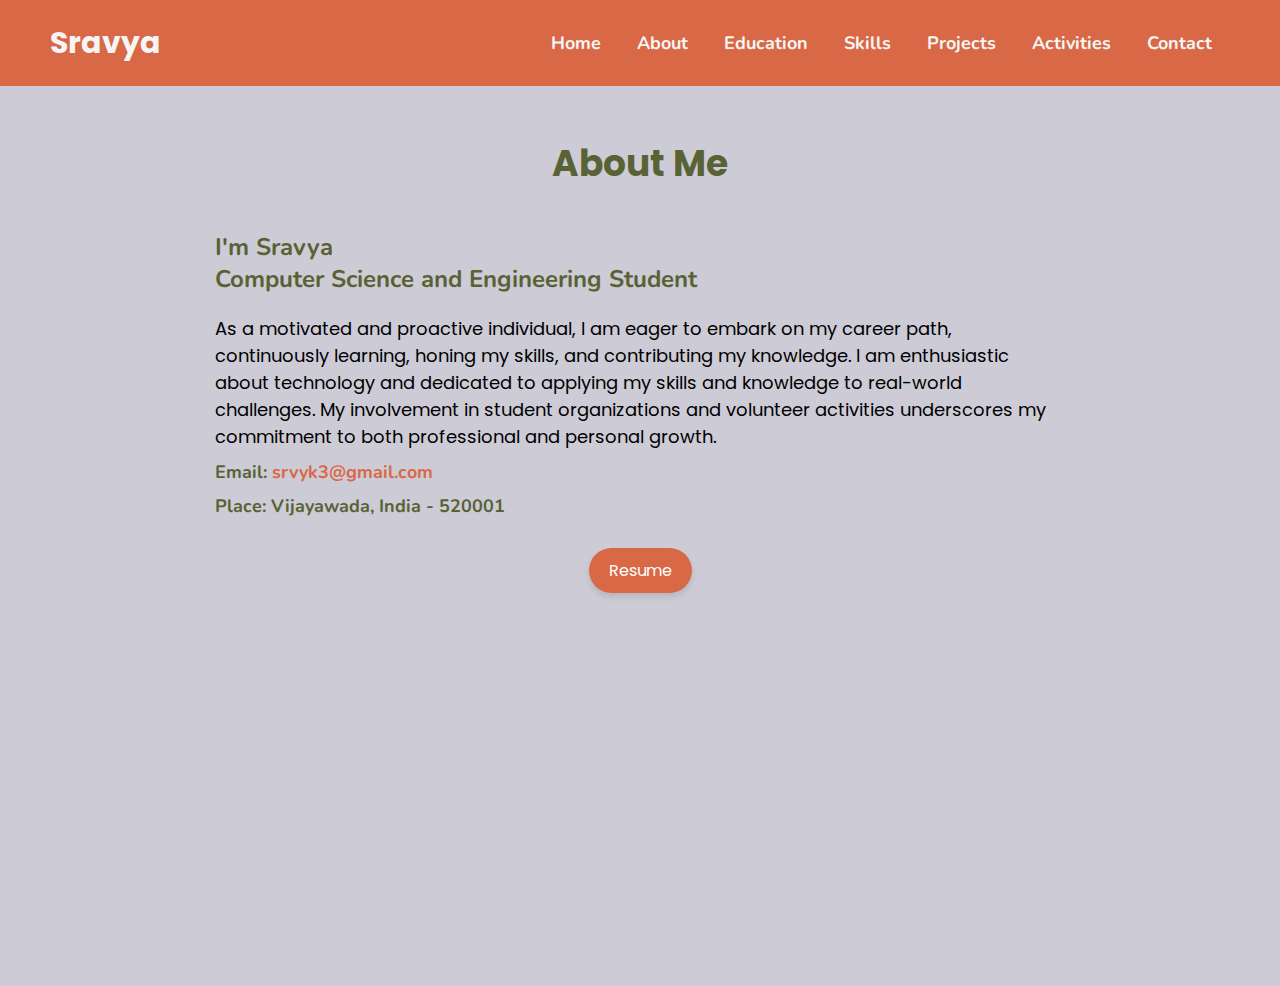
<file: about.html>
<!DOCTYPE html>
<html lang="en">
<head>
    <meta charset="UTF-8">
    <meta name="viewport" content="width=device-width, initial-scale=1.0">
    <title>Sravya | About Me</title>
    <link rel="stylesheet" href="stylesheet.css">
    <style>
        @import url('https://fonts.googleapis.com/css2?family=Nunito:ital,wght@0,300;0,400;0,600;0,700;1,300;1,400&display=swap');
        @import url("https://fonts.googleapis.com/css2?family=Poppins:wght@400;600;700&display=swap");

        * {
            margin: 0;
            padding: 0;
            box-sizing: border-box;
        }

        body {
            font-family: 'Poppins', sans-serif;
            background-color: #596235;
        }

        .about {
            display: flex;
            flex-direction: column; 
            justify-content: center;
            align-items: center;
            min-height: 80vh;
            padding: 50px;
            background-color: #cdcbd6;
            gap: 20px; 
            height: 100vh;
        }

        .about .content {
            display: flex;
            text-align: left;
            max-width: 850px;
            color: #777;
            flex: 1; 
        }
        .about h1 {
            font-size: 36px;
            margin-bottom: 20px;
            color: #596235;
        }

        .about h2 {
            font-size: 24px;
            margin-bottom: 20px;
            font-family: 'Nunito', serif;
            font-weight: bold; 
            color: #596235;
        }
        .about p {
            font-size: 18px;
            margin-bottom: 10px;
            color: black;
        }
        .about p.email-place {
            color: #596235;
            font-weight: bold;
            font-family: 'Nunito', serif;
        }
        .about p a {
            color: #d96846; 
        }
        .about a {
            color: #d96846;
            text-decoration: none;
        }
        .about a:hover {
            text-decoration: underline;
        }
        .about .resume-btn {
            display: inline-block;
            padding: 10px 20px;
            background-color: #d96846;
            color: #fff;
            text-decoration: none;
            border-radius: 25px;
            box-shadow: 0 4px 6px rgba(0, 0, 0, 0.1);
            margin-top: 20px;
        }
        .about .resume-btn:hover {
            background-color: #c75639;
            text-decoration: none;
            transform: scale(1.1);
        }

        /* Media Queries for mobile responsiveness */
        @media only screen and (max-width: 768px) {
            .about {
                padding: 30px 20px;
            }
            .about .content {
                flex-direction: column;
                text-align: center;
            }
            .about h1 {
                font-size: 28px;
            }
            .about h2 {
                font-size: 20px;
            }
            .about p {
                font-size: 16px;
            }
            .about .resume-btn {
                padding: 8px 16px;
                font-size: 14px;
            }
        }

        @media only screen and (max-width: 600px) {
            .about {
                padding: 20px 10px;
            }
            .about h1 {
                font-size: 24px;
            }
            .about h2 {
                font-size: 18px;
            }
            .about p {
                font-size: 14px;
            }
            .about .resume-btn {
                padding: 6px 12px;
                font-size: 12px;
            }
        }
    </style>
</head>
<body>
    <header>
        <div class="logo">Sravya</div>
        <nav>
            <ul>
                <li><a href="index.html">Home</a></li>
                <li><a href="about.html">About</a></li>
                <li><a href="education.html">Education</a></li>
                <li><a href="skills.html">Skills</a></li>
                <li><a href="projects.html">Projects</a></li>
                <li><a href="activities.html">Activities</a></li>
                <li><a href="contact.html">Contact</a></li>
            </ul>
        </nav>
    </header>
    <div class="about">
        <h1>About Me</h1>
        <div class="content">
            <div class="text-container">
                <h2>I'm Sravya <br>Computer Science and Engineering Student</h2>
                <p>As a motivated and proactive individual, I am eager to embark on my career path, continuously learning, honing my skills, and contributing my knowledge. I am enthusiastic about technology and dedicated to applying my skills and knowledge to real-world challenges. My involvement in student organizations and volunteer activities underscores my commitment to both professional and personal growth.</p>
                <p class="email-place">Email: <a href="mailto:srvyk3@gmail.com">srvyk3@gmail.com</a></p>
                <p class="email-place">Place: Vijayawada, India - 520001</p>
                <center><a href="Resume.pdf" class="resume-btn">Resume</a></center>
            </div>
        </div>
    </div>
</body>
</html>
</file>
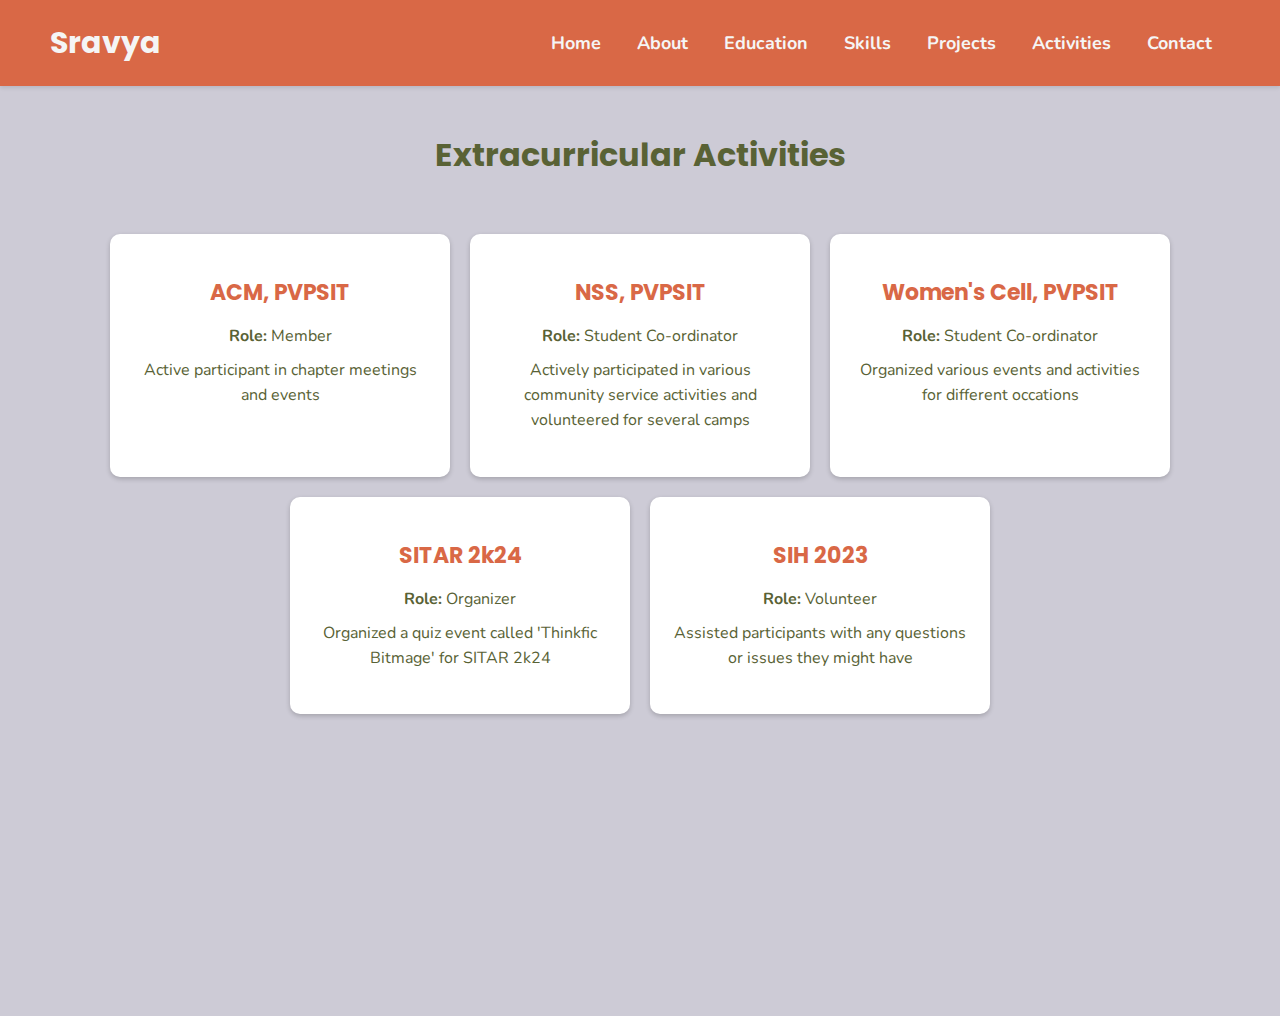
<file: activities.html>
<!DOCTYPE html>
<html>
<head>
    <title>Sravya | Activities</title>
    <meta charset="UTF-8">
    <meta name="viewport" content="width=device-width, initial-scale=1.0">
    <link rel="stylesheet" href="stylesheet.css">
    <style>
        @import url('https://fonts.googleapis.com/css2?family=Nunito:ital,wght@0,300;0,400;0,600;0,700;1,300;1,400&display=swap');
        @import url("https://fonts.googleapis.com/css2?family=Poppins:wght@400;600;700&display=swap");
        body {
            font-family: 'Poppins', sans-serif;
            background-color: #cdcbd6;
            margin: 0;
            padding: 0;
        }
        .acts{
            height: 100vh;
        }
        .hd {
            padding: 15px;
            text-align: center;
            margin: 30px auto;
            font-family: 'Poppins',serif;
            color: #596235;
        }
        .container {
            display: flex;
            flex-wrap: wrap;
            justify-content: center;
            height: 500px;
        }
        .activities {
            margin: 10px;
            padding: 20px;
            background-color: #ffffff;
            border-radius: 10px;
            box-shadow: 0px 2px 5px rgba(0, 0, 0, 0.2);
            transition: transform 0.2s ease-in-out;
            width: 300px;
            text-align: center;
        }
        .activities:hover {
            transform: scale(1.05);
        }
        .activities h3 {
            font-size: 22px;
            color: #d96846;
            margin-bottom: 10px;
        }
        .activities p {
            color: #596235;
            margin-bottom: 10px;
            font-family: 'Nunito';
        }
        .activities span {
            color: #596235;
            font-size: 16px;
            font-family: 'Nunito';
        }
        @media only screen and (max-width: 768px) {
            .container {
                height: auto; /* Allow height to adjust based on content */
                padding: 20px;
            }
            .activities {
                width: 100%;
                margin: 10px 0;
            }
            .hd {
                font-size: 24px;
            }
            .activities h3 {
                font-size: 20px;
            }
            .activities p, .activities span {
                font-size: 16px;
            }
        }
        
        @media only screen and (max-width: 600px) {
            .hd {
                font-size: 20px;
            }
            .activities h3 {
                font-size: 18px;
            }
            .activities p, .activities span {
                font-size: 14px;
            }
        }
    </style>
</head>
<body>
    <header>
        <div class="logo">Sravya</div>
        <nav>
            <ul>
                <li><a href="index.html">Home</a></li>
                <li><a href="about.html">About</a></li>
                <li><a href="education.html">Education</a></li>
                <li><a href="skills.html">Skills</a></li>
                <li><a href="projects.html">Projects</a></li>
                <li><a href="activities.html">Activities</a></li>
                <li><a href="contact.html">Contact</a></li>
            </ul>
        </nav>
    </header>
    <div class="acts">
        <h1 class="hd">Extracurricular Activities</h1>
        <div class="container">
        
        <div class="activities">
            <h3>ACM, PVPSIT</h3>
            <p><strong>Role: </strong>Member</p>
            <span>Active participant in chapter meetings and events</span>
        </div>
        <div class="activities">
            <h3>NSS, PVPSIT</h3>
            <p><strong>Role: </strong>Student Co-ordinator</p>
            <span>Actively participated in various community service activities and volunteered for several camps</span>
        </div>
        <div class="activities">
            <h3>Women's Cell, PVPSIT</h3>
            <p><strong>Role: </strong>Student Co-ordinator</p>
            <span>Organized various events and activities for different occations</span>
        </div>
        <div class="activities">
            <h3>SITAR 2k24</h3>
            <p><strong>Role: </strong>Organizer</p>
            <span>Organized a quiz event called 'Thinkfic Bitmage' for SITAR 2k24</span>
        </div>
        <div class="activities">
            <h3>SIH 2023</h3>
            <p><strong>Role: </strong>Volunteer</p>
            <span>Assisted participants with any questions or issues they might have</span>
        </div>
    </div>

    </div>
    
</body>
</html>
</file>
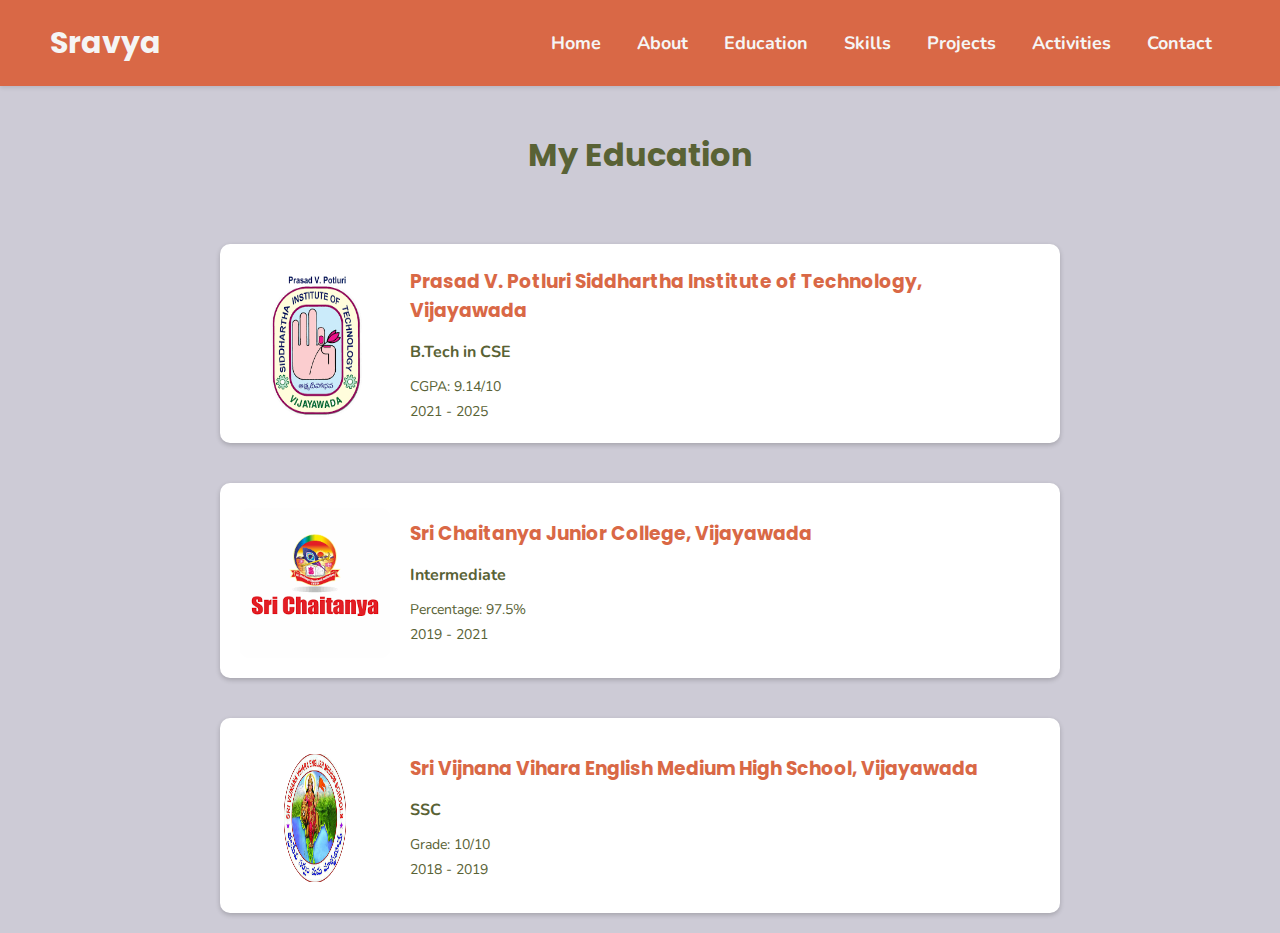
<file: education.html>
<!DOCTYPE html>
<html>
<head>
    <title>Sravya | Education</title>
    <meta charset="UTF-8">
    <meta name="viewport" content="width=device-width, initial-scale=1.0">
    <link rel="stylesheet" href="stylesheet.css">
    <style>
        @import url("https://fonts.googleapis.com/css2?family=Poppins:wght@400;600;700&display=swap");
        @import url('https://fonts.googleapis.com/css2?family=Nunito:ital,wght@0,300;0,400;0,600;0,700;1,300;1,400&display=swap');
        body {
            font-family: 'Poppins', sans-serif;
            background-color: #cdcbd6;
            margin: 0;
            padding: 0;
        }
        .hd {
            padding: 15px;
            text-align: center;
            margin: 30px auto;
            font-family: 'Poppins',serif;
            color: #596235;
        }
        .container {
            display: flex;
            flex-direction: column;
            align-items: center;
        }
        .education {
            display: flex;
            align-items: center;
            margin: 20px;
            padding: 20px;
            background-color: #ffffff;
            border-radius: 10px;
            box-shadow: 0px 2px 5px rgba(0, 0, 0, 0.2);
            transition: transform 0.2s ease-in-out;
            width: 80%;
            max-width: 800px;
        }
        .education img {
            width: 150px;
            height: 150px;
            border-radius: 10px;
            margin-top: 5px;
            margin-right: 20px;
        }
        .education .details {
            text-align: left;
        }
        .education h3 {
            color: #d96846;
            margin-bottom: 3px;
            margin-top: 3px;
        }
        .education p {
            color: #596235;
            margin-bottom: 10px;
            font-family: 'Nunito';
        }
        .education span {
            color: #596235;
            font-family: 'Nunito';
            font-size: 14px;
        }
        @media only screen and (max-width: 768px) {
            .education {
                flex-direction: column;
                align-items: center;
                text-align: center;
            }
            .education img {
                margin-right: 0;
                margin-bottom: 10px;
                width: 100px;
                height: 100px;
            }
            .education .details {
                text-align: center;
            }
            .education h3 {
                font-size: 18px;
            }
            .education p {
                font-size: 14px;
            }
            .education span {
                font-size: 12px;
            }
        }
        
        @media only screen and (max-width: 600px) {
            .education img {
                width: 80px;
                height: 80px;
            }
            .education h3 {
                font-size: 16px;
            }
            .education p {
                font-size: 12px;
            }
            .education span {
                font-size: 10px;
            }
        }
    </style>
</head>
<body>
    <header>
        <div class="logo">Sravya</div>
        <nav>
            <ul>
                <li><a href="index.html">Home</a></li>
                <li><a href="about.html">About</a></li>
                <li><a href="education.html">Education</a></li>
                <li><a href="skills.html">Skills</a></li>
                <li><a href="projects.html">Projects</a></li>
                <li><a href="activities.html">Activities</a></li>
                <li><a href="contact.html">Contact</a></li>
            </ul>
        </nav>
    </header>
    <h1 class="hd">My Education</h1>
    <div class="container">
        <div class="education">
            <img src="images/pvpsit.png" alt="College">
            <div class="details">
                <h3>Prasad V. Potluri Siddhartha Institute of Technology, Vijayawada</h3>
                <p><strong>B.Tech in CSE</strong></p>
                <span>CGPA: 9.14/10</span><br>
                <span>2021 - 2025</span>
            </div>
        </div>
        <div class="education">
            <img src="images/srichaitanya.png" alt="School 2">
            <div class="details">
                <h3>Sri Chaitanya Junior College, Vijayawada</h3>
                <p><strong>Intermediate</strong></p>
                <span>Percentage: 97.5%</span><br>
                <span>2019 - 2021</span>
            </div>
        </div>
        <div class="education">
            <img src="images/svv.png" alt="School 1">
            <div class="details">
                <h3>Sri Vijnana Vihara English Medium High School, Vijayawada</h3>
                <p><strong>SSC</strong></p>
                <span>Grade: 10/10</span><br>
                <span>2018 - 2019</span>
            </div>
        </div>
    </div>
</body>
</html>
</file>
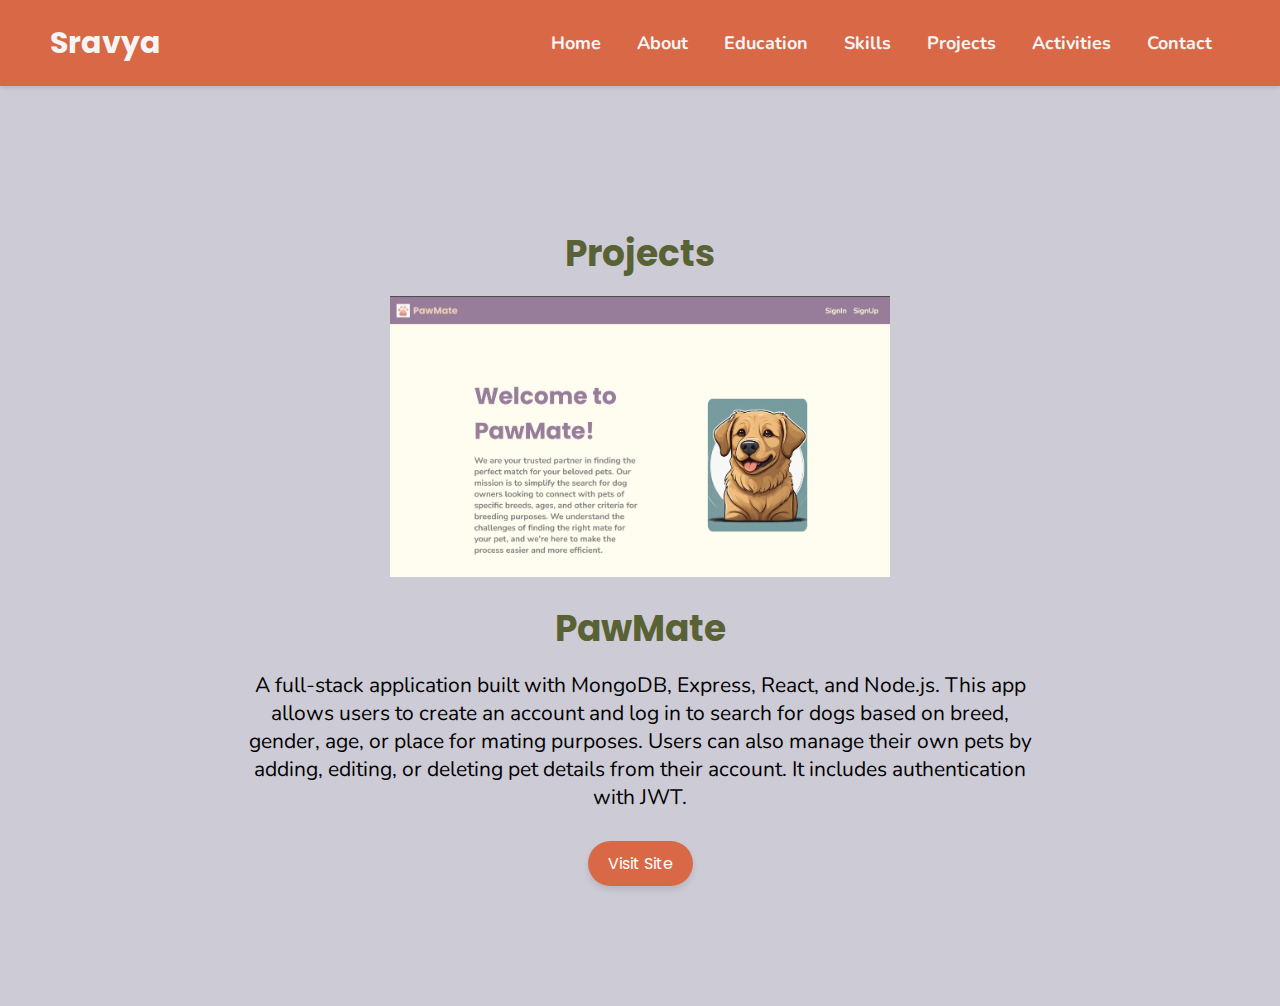
<file: projects.html>
<!DOCTYPE html>
<html lang="en">
<head>
    <meta charset="UTF-8">
    <meta name="viewport" content="width=device-width, initial-scale=1.0">
    <title>Sravya | Projects</title>
    <link rel="stylesheet" href="stylesheet.css">
    <style>
        @import url('https://fonts.googleapis.com/css2?family=Nunito:ital,wght@0,300;0,400;0,600;0,700;1,300;1,400&display=swap');
        @import url("https://fonts.googleapis.com/css2?family=Poppins:wght@400;600;700&display=swap");
        * {
            margin: 0;
            padding: 0;
            box-sizing: border-box;
        }
        
        body {
            font-family: 'Poppins', sans-serif;
            background-color: #cdcbd6;
        }
        
        .project {
            font-family: 'Poppins', sans-serif;
            background-color: #cdcbd6;
            display: flex;
            flex-direction: column;
            max-width: 800px;
            justify-content: center;
            align-items: center;
            height: 100vh;
            overflow: hidden;
            color: black;
            margin-top: 20px; 
        }
        
        h1 {
            font-size: 36px;
            margin-bottom: 15px;
            color: #596235;
        }
        
        p{
            font-family: 'Nunito', serif;
            font-size: 21px;
        }
        
        .image-container {
            position: relative;
            width: 500px;
            height: 300px;
            overflow: hidden;
            margin-bottom: 5px;
        }
        
        .carousel {
            display: flex;
            transition: transform 0.5s ease;
        }
        
        .carousel img {
            width: 100%;
            flex-shrink: 0;
        }
        
        .text-container {
            margin-bottom: 15px;
        }
        
        .visit-btn {
            display: inline-block;
            padding: 10px 20px;
            background-color: #d96846;
            color: #fff;
            text-decoration: none;
            border-radius: 25px;
            box-shadow: 0 4px 6px rgba(0, 0, 0, 0.1);
            margin-top: 15px; 
        }
        
        .visit-btn:hover {
            background-color: #c75639; 
            text-decoration: none;
            transform: scale(1.1);
        }
        @media only screen and (max-width: 768px) {
            .project {
                padding: 20px;
                height: auto;
            }
            .image-container {
                width: 100%;
                height: auto;
            }
            .carousel img {
                width: 100%;
                height: auto;
            }
            h1 {
                font-size: 28px;
            }
            p {
                font-size: 18px;
            }
        }
        
        @media only screen and (max-width: 480px) {
            h1 {
                font-size: 24px;
            }
            p {
                font-size: 16px;
            }
            .visit-btn {
                padding: 8px 16px;
                font-size: 14px;
            }
        }
    </style>
</head>
<body>
    <header>
        <div class="logo">Sravya</div>
        <nav>
            <ul>
                <li><a href="index.html">Home</a></li>
                <li><a href="about.html">About</a></li>
                <li><a href="education.html">Education</a></li>
                <li><a href="skills.html">Skills</a></li>
                <li><a href="projects.html">Projects</a></li>
                <li><a href="activities.html">Activities</a></li>
                <li><a href="contact.html">Contact</a></li>
            </ul>
        </nav>
    </header><center>
    <div class="project">
        <h1>Projects</h1>
        <div class="image-container">
            <div class="carousel">
                <img src="images/welcome.png" alt="PawMate">
                <img src="images/signin.png" alt="PawMate">
                <img src="images/mypets.png" alt="PawMate">
                <img src="images/details.png" alt="PawMate">
                <img src="images/addpet.png" alt="PawMate">
                <img src="images/searchpets.png" alt="PawMate">
                <img src="images/aboutus.png" alt="PawMate">
            </div>
        </div>
        <h1>PawMate</h1>
        <div class="text-container">
            <p>A full-stack application built with MongoDB, Express, React, and Node.js. This app allows users to create an account and log in to search for dogs based on breed, gender, age, or place for mating purposes. Users can also manage their own pets by adding, editing, or deleting pet details from their account. It includes authentication with JWT.</p>
        </div>
        <a href="https://pawmate.onrender.com" class="visit-btn">Visit Site</a>
    </div></center>
    <script>
        const carousel = document.querySelector('.carousel');
        let currentIndex = 0;
        const images = document.querySelectorAll('.carousel img');
        const totalImages = images.length;
        function showNextImage() {
            currentIndex = (currentIndex + 1) % totalImages;
            carousel.style.transform = `translateX(-${currentIndex * 100}%)`;
        }
        setInterval(showNextImage, 3000);
    </script>
</body>
</html>
</file>
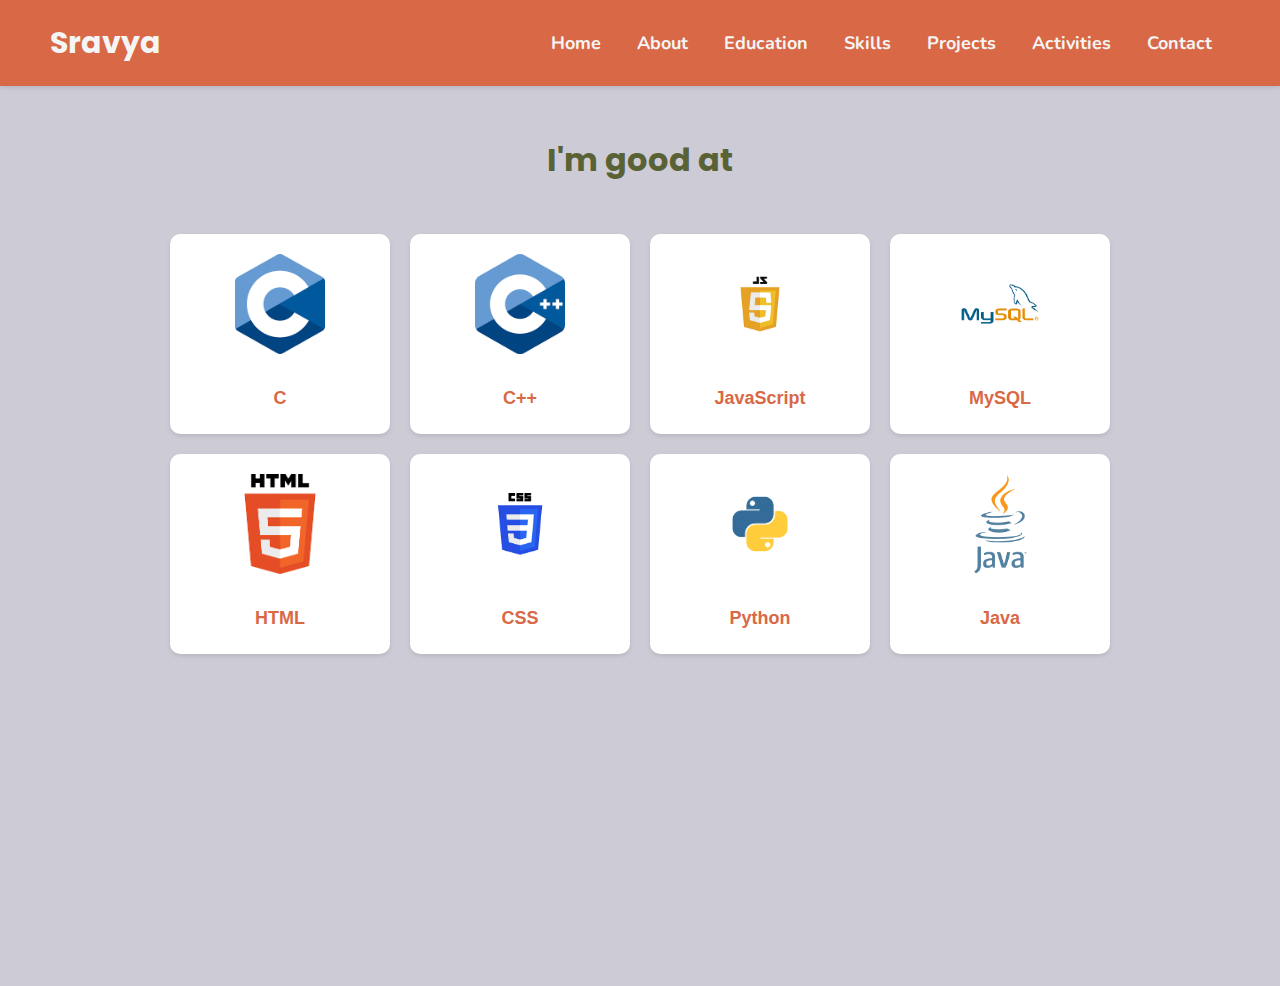
<file: skills.html>
<!DOCTYPE html>
<html lang="en">
<head>
    <meta charset="UTF-8">
    <meta name="viewport" content="width=device-width, initial-scale=1.0">
    <title>Sravya | Skills</title>
    <link rel="stylesheet" href="stylesheet.css">
    <link rel="stylesheet" href="https://cdnjs.cloudflare.com/ajax/libs/font-awesome/6.0.0-beta3/css/all.min.css">
    <style>
        @import url("https://fonts.googleapis.com/css2?family=Poppins:wght@400;600;700&display=swap");
        @import url('https://fonts.googleapis.com/css2?family=Nunito:ital,wght@0,300;0,400;0,600;0,700;1,300;1,400&display=swap');
        * {
            margin: 0;
            padding: 0;
            box-sizing: border-box;
        }
        body {
            font-family: 'Montserrat', sans-serif;
            background-color: #cdcbd6;
        }
        .container {
            padding: 50px;
            text-align: center;
            height: 100vh;
        }
        .container h1 {
            margin-bottom: 20px;
            font-family: 'Poppins';
            color: #596235;
        }
        .skills-grid {
            display: flex;
            flex-wrap: wrap;
            justify-content: center;
        }
        .skill {
            margin: 10px;
            padding: 20px;
            background-color: #fff;
            border-radius: 10px;
            box-shadow: 0 2px 4px rgba(0, 0, 0, 0.1);
            transition: transform 0.2s ease-in-out;
            text-align: center;
            width: 220px;
            height: 200px;
        }
        .skill img {
            width: 100px;
            height: 100px;
            object-fit: contain;
            margin-bottom: 20px;
        }
        .skill:hover {
            transform: scale(1.05);
        }
        .skill p {
            display: block;
            color: #d96846;
            text-decoration: none;
            font-size: 18px;
            font-weight: bold;
            margin-top: 10px;
        }
        .skill a:hover {
            text-decoration: underline;
        }

        /* Media Queries for mobile responsiveness */
        @media only screen and (max-width: 768px) {
            .container {
                padding: 20px;
                height: auto;
            }
            .skills-grid {
                flex-direction: column;
                align-items: center;
            }
            .skill {
                width: 90%;
                height: auto;
            }
            .skill img {
                width: 80px;
                height: 80px;
            }
            .skill p {
                font-size: 16px;
            }
        }

        @media only screen and (max-width: 480px) {
            .container h1 {
                font-size: 24px;
            }
            .skill {
                width: 100%;
                height: auto;
                margin: 5px;
            }
            .skill img {
                width: 70px;
                height: 70px;
            }
            .skill p {
                font-size: 14px;
            }
        }
    </style>
</head>
<body>
    <header>
        <div class="logo">Sravya</div>
        <nav>
            <ul>
                <li><a href="index.html">Home</a></li>
                <li><a href="about.html">About</a></li>
                <li><a href="education.html">Education</a></li>
                <li><a href="skills.html">Skills</a></li>
                <li><a href="projects.html">Projects</a></li>
                <li><a href="activities.html">Activities</a></li>
                <li><a href="contact.html">Contact</a></li>
            </ul>
        </nav>
    </header>
    <div class="container">
        <h1 style="margin-bottom: 40px;">I'm good at</h1>
        <div class="skills-grid">
            <div class="skill">
                <img src="images/C.png" alt="C">
                <p>C</p>
            </div>
            <div class="skill">
                <img src="images/C++.png" alt="C++">
                <p>C++</p>
            </div>
            <div class="skill">
                <img src="images/JS.png" alt="JavaScript">
                <p>JavaScript</p>
            </div>
            <div class="skill">
                <img src="images/MySQL.png" alt="MySQL">
                <p>MySQL</p>
            </div>
            <div class="skill">
                <img src="images/HTML.png" alt="HTML">
                <p>HTML</p>
            </div>
            <div class="skill">
                <img src="images/CSS.png" alt="CSS">
                <p>CSS</p>
            </div>
            <div class="skill">
                <img src="images/Python.png" alt="Python">
                <p>Python</p>
            </div>
            <div class="skill">
                <img src="images/Java.png" alt="Java">
                <p>Java</p>
            </div>
        </div>
    </div>
</body>
</html>
</file>
<file: stylesheet.css>
@import url('https://fonts.googleapis.com/css2?family=Nunito:ital,wght@0,300;0,400;0,600;0,700;1,300;1,400&display=swap');
@import url("https://fonts.googleapis.com/css2?family=Poppins:wght@400;600;700&display=swap");

header {
    background-color: #d96846;
    color: #f5f5f5;
    padding: 20px 50px;
    display: flex;
    justify-content: space-between;
    align-items: center;
    box-shadow: 0 2px 4px rgba(0, 0, 0, 0.1);
}
header .logo {
    font-size: 30px;
    font-weight: bold;
    font-family: 'Poppins';
}
header nav ul {
    list-style: none;
    margin: 0;
    padding: 0;
    display: flex;
    font-family: 'Nunito';
    font-size: 18px;
}
header nav ul li {
    margin-right: 18px;
    margin-left: 18px;
}
header nav ul li a {
    color: #f5f5f5;
    text-decoration: none;
    font-weight: bold;
    position: relative;
}

header nav ul li a::after {
    content: '';
    position: absolute;
    width: 100%;
    transform: scaleX(0);
    height: 2px;
    bottom: -3px;
    left: 0;
    background-color: #f5f5f5;
    transform-origin: bottom right;
    transition: transform 0.25s ease-out;
}

header nav ul li a:hover::after {
    transform: scaleX(1);
    transform-origin: bottom left;
    background-color: #596234;
}

header nav ul li a:hover {
    font-size: inherit; 
    transition: none;
    color: #596234;
}
</file>
